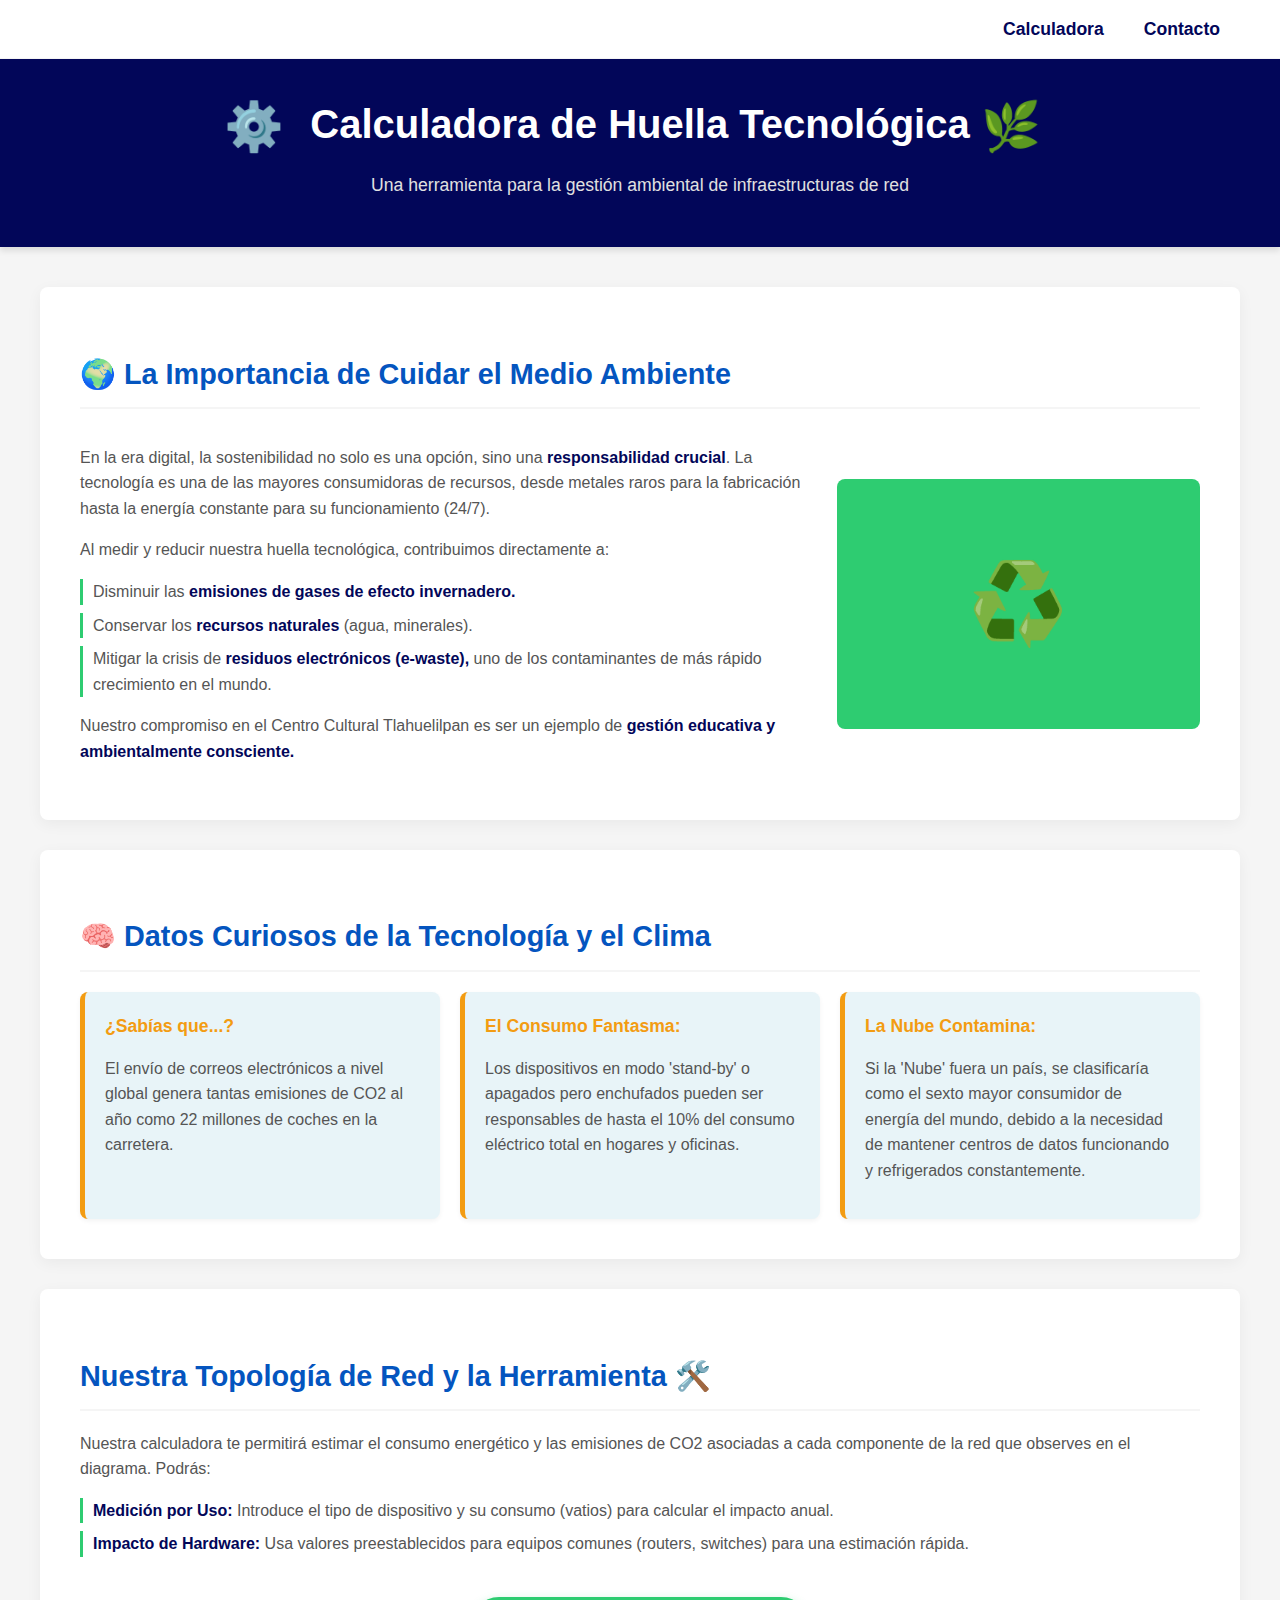
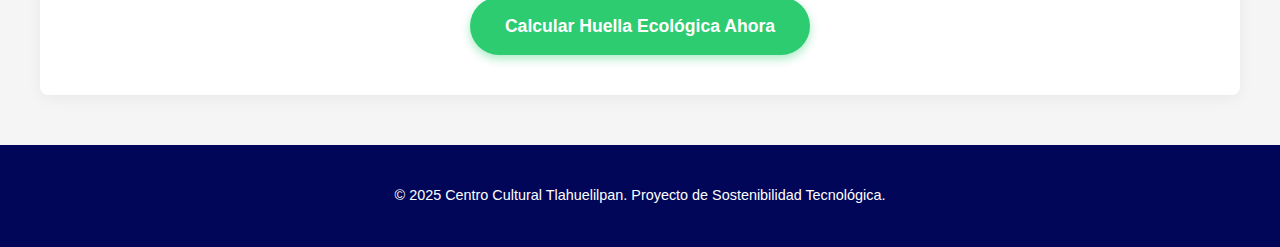
<file: index.html>
<!DOCTYPE html>
<html lang="es">
<head>
    <meta charset="UTF-8">
    <meta name="viewport" content="width=device-width, initial-scale=1.0">
    <title>Huella Tecnológica - Centro Cultural Tlahuelilpan</title>
    
    <!-- Favicon -->
    <link rel="icon" type="image/svg+xml" href="data:image/svg+xml,<svg xmlns='http://www.w3.org/2000/svg' viewBox='0 0 100 100'><text y='.9em' font-size='90'>🌿</text></svg>">
    
    <link rel="stylesheet" href="eco_calculator.css"> 
    <style>
        /* Estilos complementarios para la versión enriquecida */
        
        .main-title-icon {
            font-size: 3rem;
            margin-right: 15px;
            vertical-align: middle;
        }

        /* Contenedor de Sabías Que */
        .did-you-know-grid {
            display: grid;
            grid-template-columns: repeat(auto-fit, minmax(300px, 1fr));
            gap: 20px;
            margin-top: 20px;
        }

        .did-you-know-card {
            background-color: #e8f4f8; /* Fondo suave */
            padding: 20px;
            border-radius: 8px;
            border-left: 5px solid var(--naranja-advertencia);
            box-shadow: 0 2px 5px rgba(0, 0, 0, 0.05);
        }

        .did-you-know-card strong {
            color: var(--naranja-advertencia);
            font-size: 1.1rem;
            display: block;
            margin-bottom: 8px;
        }
        
        /* Estilos para el bloque de Importancia Ambiental */
        .importance-grid {
            display: flex;
            gap: 30px;
            align-items: center;
        }

        .importance-grid .text-content {
            flex: 2;
        }

        .importance-grid .image-placeholder-large {
            flex: 1;
            height: 250px;
            background-color: var(--verde-ecologico); /* Color que sugiere naturaleza */
            border-radius: 8px;
            display: flex;
            align-items: center;
            justify-content: center;
            font-size: 5rem;
            color: var(--blanco);
        }

        @media (max-width: 768px) {
            .importance-grid {
                flex-direction: column;
            }
            .importance-grid .image-placeholder-large {
                width: 100%;
            }
        }
    </style>
</head>
<body class="calculator-body">

    <nav class="calculator-nav">
        <ul class="nav-list">
            <li><a href="calculator.html">Calculadora</a></li>
            <li><a href="contacto.html">Contacto</a></li>
        </ul>
    </nav>
    
    <header class="calculator-header">
        <h1>
            <span class="main-title-icon">⚙️</span>
            Calculadora de Huella Tecnológica
            <span class="main-title-icon">🌿</span>
        </h1>
        <p>Una herramienta para la gestión ambiental de infraestructuras de red</p>
    </header>

    <main class="calculator-container">
        
        <section class="info-section">
            <h2>🌍 La Importancia de Cuidar el Medio Ambiente</h2>
            <div class="importance-grid">
                <div class="text-content">
                    <p>En la era digital, la sostenibilidad no solo es una opción, sino una <strong>responsabilidad crucial</strong>. La tecnología es una de las mayores consumidoras de recursos, desde metales raros para la fabricación hasta la energía constante para su funcionamiento (24/7).</p>
                    <p>Al medir y reducir nuestra huella tecnológica, contribuimos directamente a:</p>
                    <ul>
                        <li>Disminuir las <strong>emisiones de gases de efecto invernadero.</strong></li>
                        <li>Conservar los <strong>recursos naturales</strong> (agua, minerales).</li>
                        <li>Mitigar la crisis de <strong>residuos electrónicos (e-waste),</strong> uno de los contaminantes de más rápido crecimiento en el mundo.</li>
                    </ul>
                    <p>Nuestro compromiso en el Centro Cultural Tlahuelilpan es ser un ejemplo de <strong>gestión educativa y ambientalmente consciente.</strong></p>
                </div>
                <div class="image-placeholder-large">
                    ♻️
                </div>
            </div>
        </section>

        <section class="info-section">
            <h2>🧠 Datos Curiosos de la Tecnología y el Clima</h2>
            <div class="did-you-know-grid">
                
                <div class="did-you-know-card">
                    <strong>¿Sabías que...?</strong>
                    <p>El envío de correos electrónicos a nivel global genera tantas emisiones de CO2 al año como 22 millones de coches en la carretera.</p>
                </div>
                
                <div class="did-you-know-card">
                    <strong>El Consumo Fantasma:</strong>
                    <p>Los dispositivos en modo 'stand-by' o apagados pero enchufados pueden ser responsables de hasta el 10% del consumo eléctrico total en hogares y oficinas.</p>
                </div>
                
                <div class="did-you-know-card">
                    <strong>La Nube Contamina:</strong>
                    <p>Si la 'Nube' fuera un país, se clasificaría como el sexto mayor consumidor de energía del mundo, debido a la necesidad de mantener centros de datos funcionando y refrigerados constantemente.</p>
                </div>
                
            </div>
        </section>

        <section class="info-section">
            <h2>Nuestra Topología de Red y la Herramienta 🛠️</h2>
            <p>Nuestra calculadora te permitirá estimar el consumo energético y las emisiones de CO2 asociadas a cada componente de la red que observes en el diagrama. Podrás:</p>
            <ul>
                <li><strong>Medición por Uso:</strong> Introduce el tipo de dispositivo y su consumo (vatios) para calcular el impacto anual.</li>
                <li><strong>Impacto de Hardware:</strong> Usa valores preestablecidos para equipos comunes (routers, switches) para una estimación rápida.</li>
            </ul>
            
            <div style="text-align: center;">
                <a href="calculator.html" class="btn-calculator">Calcular Huella Ecológica Ahora</a>
            </div>
        </section>

    </main>

    <footer class="calculator-footer">
        <p>&copy; 2025 Centro Cultural Tlahuelilpan. Proyecto de Sostenibilidad Tecnológica.</p>
    </footer>

</body>
</html>
</file>
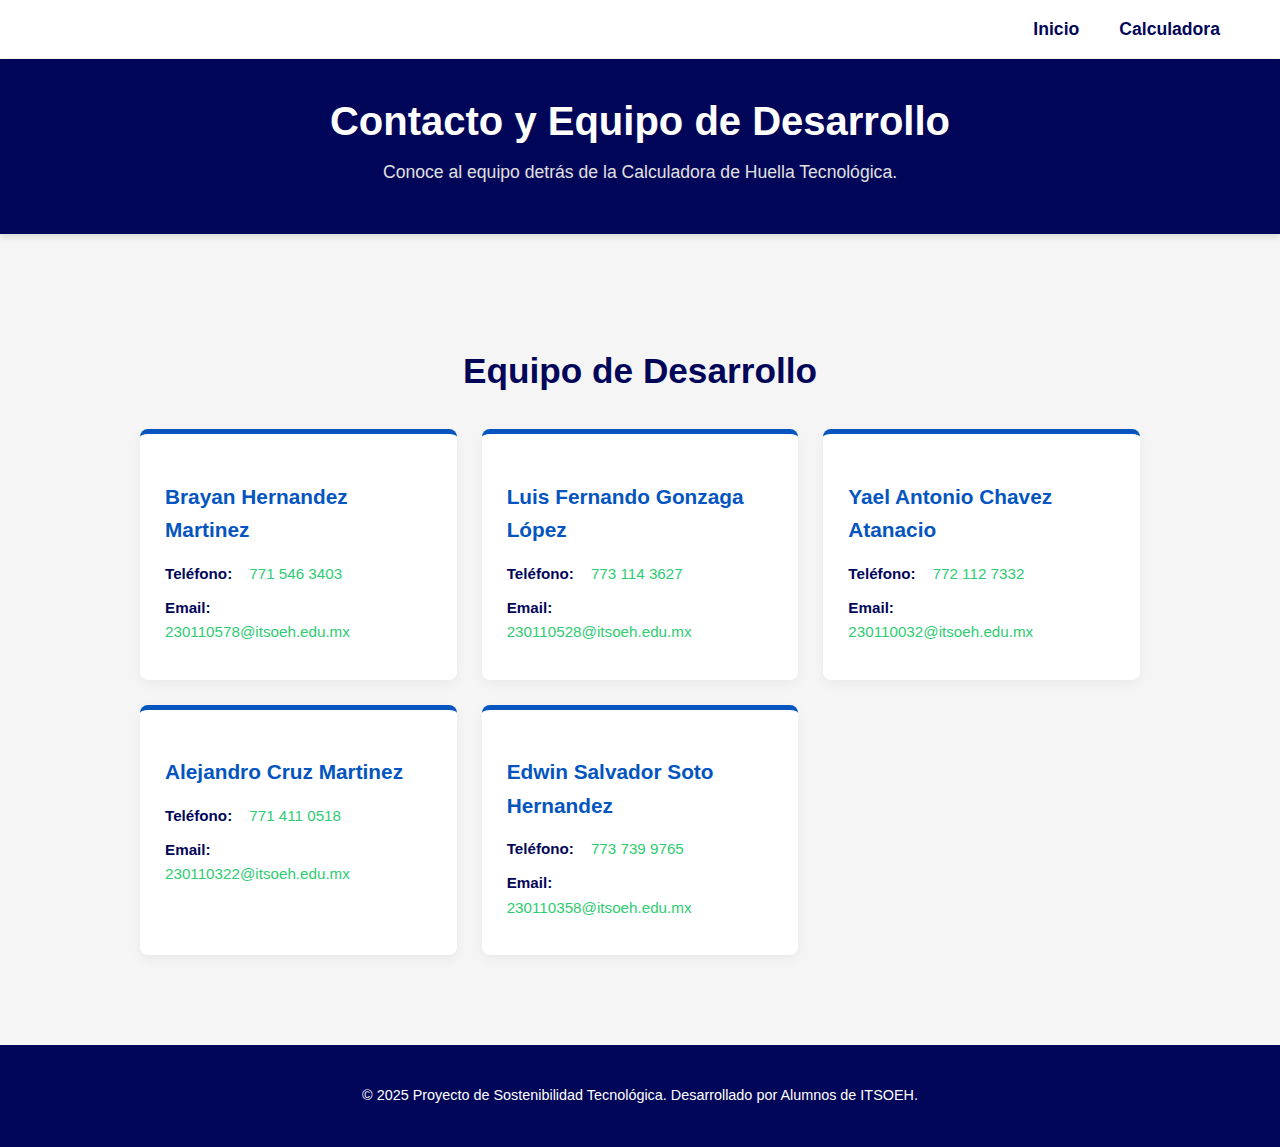
<file: contacto.html>
<!DOCTYPE html>
<html lang="es">
<head>
    <meta charset="UTF-8">
    <meta name="viewport" content="width=device-width, initial-scale=1.0">
    <title>Contacto - Equipo de Desarrollo</title>
    <link rel="stylesheet" href="eco_calculator.css"> 
    <style>
        /* Estilos específicos para la página de Contacto */
        .contact-wrapper {
            padding: 40px 20px;
        }

        .contact-wrapper h2 {
            color: var(--azul-oscuro);
            font-size: 2.2rem;
            text-align: center;
            margin-bottom: 30px;
        }

        .contact-grid {
            display: grid;
            grid-template-columns: repeat(auto-fit, minmax(300px, 1fr));
            gap: 25px;
            max-width: 1000px;
            margin: 0 auto;
        }

        .contact-card {
            background-color: var(--blanco);
            padding: 25px;
            border-radius: 8px;
            box-shadow: 0 4px 12px rgba(0, 0, 0, 0.05);
            border-top: 5px solid var(--azul-principal);
        }

        .contact-card h3 {
            color: var(--azul-principal);
            font-size: 1.3rem;
            margin-bottom: 15px;
        }

        .contact-info div {
            margin-bottom: 10px;
            font-size: 0.95rem;
        }

        .contact-info label {
            font-weight: bold;
            color: var(--azul-oscuro);
            display: inline-block;
            width: 80px;
        }

        .contact-info a {
            color: var(--verde-ecologico);
            text-decoration: none;
            transition: color 0.2s;
        }

        .contact-info a:hover {
            text-decoration: underline;
        }
    </style>
</head>
<body class="calculator-body">

    <nav class="calculator-nav">
        <ul class="nav-list">
            <li><a href="index.html">Inicio</a></li>
            <li><a href="calculator.html">Calculadora</a></li>
            </ul>
    </nav>
    
    <header class="calculator-header">
        <h1>Contacto y Equipo de Desarrollo</h1>
        <p>Conoce al equipo detrás de la Calculadora de Huella Tecnológica.</p>
    </header>

    <main class="calculator-container contact-wrapper">
        
        <h2>Equipo de Desarrollo</h2>

        <div class="contact-grid">
            
            <div class="contact-card">
                <h3>Brayan Hernandez Martinez</h3>
                <div class="contact-info">
                    <div><label>Teléfono:</label> <a href="tel:7715463403">771 546 3403</a></div>
                    <div><label>Email:</label> <a href="mailto:230110578@itsoeh.edu.mx">230110578@itsoeh.edu.mx</a></div>
                </div>
            </div>

            <div class="contact-card">
                <h3>Luis Fernando Gonzaga López</h3>
                <div class="contact-info">
                    <div><label>Teléfono:</label> <a href="tel:7731143627">773 114 3627</a></div>
                    <div><label>Email:</label> <a href="mailto:230110528@itsoeh.edu.mx">230110528@itsoeh.edu.mx</a></div>
                </div>
            </div>

            <div class="contact-card">
                <h3>Yael Antonio Chavez Atanacio</h3>
                <div class="contact-info">
                    <div><label>Teléfono:</label> <a href="tel:7721127332">772 112 7332</a></div>
                    <div><label>Email:</label> <a href="mailto:230110032@itsoeh.edu.mx">230110032@itsoeh.edu.mx</a></div>
                </div>
            </div>

            <div class="contact-card">
                <h3>Alejandro Cruz Martinez</h3>
                <div class="contact-info">
                    <div><label>Teléfono:</label> <a href="tel:7714110518">771 411 0518</a></div>
                    <div><label>Email:</label> <a href="mailto:230110322@itsoeh.edu.mx">230110322@itsoeh.edu.mx</a></div>
                </div>
            </div>

            <div class="contact-card">
                <h3>Edwin Salvador Soto Hernandez</h3>
                <div class="contact-info">
                    <div><label>Teléfono:</label> <a href="tel:7737399765">773 739 9765</a></div>
                    <div><label>Email:</label> <a href="mailto:230110358@itsoeh.edu.mx">230110358@itsoeh.edu.mx</a></div>
                </div>
            </div>

        </div>

    </main>

    <footer class="calculator-footer">
        <p>&copy; 2025 Proyecto de Sostenibilidad Tecnológica. Desarrollado por Alumnos de ITSOEH.</p>
    </footer>

</body>
</html>
</file>
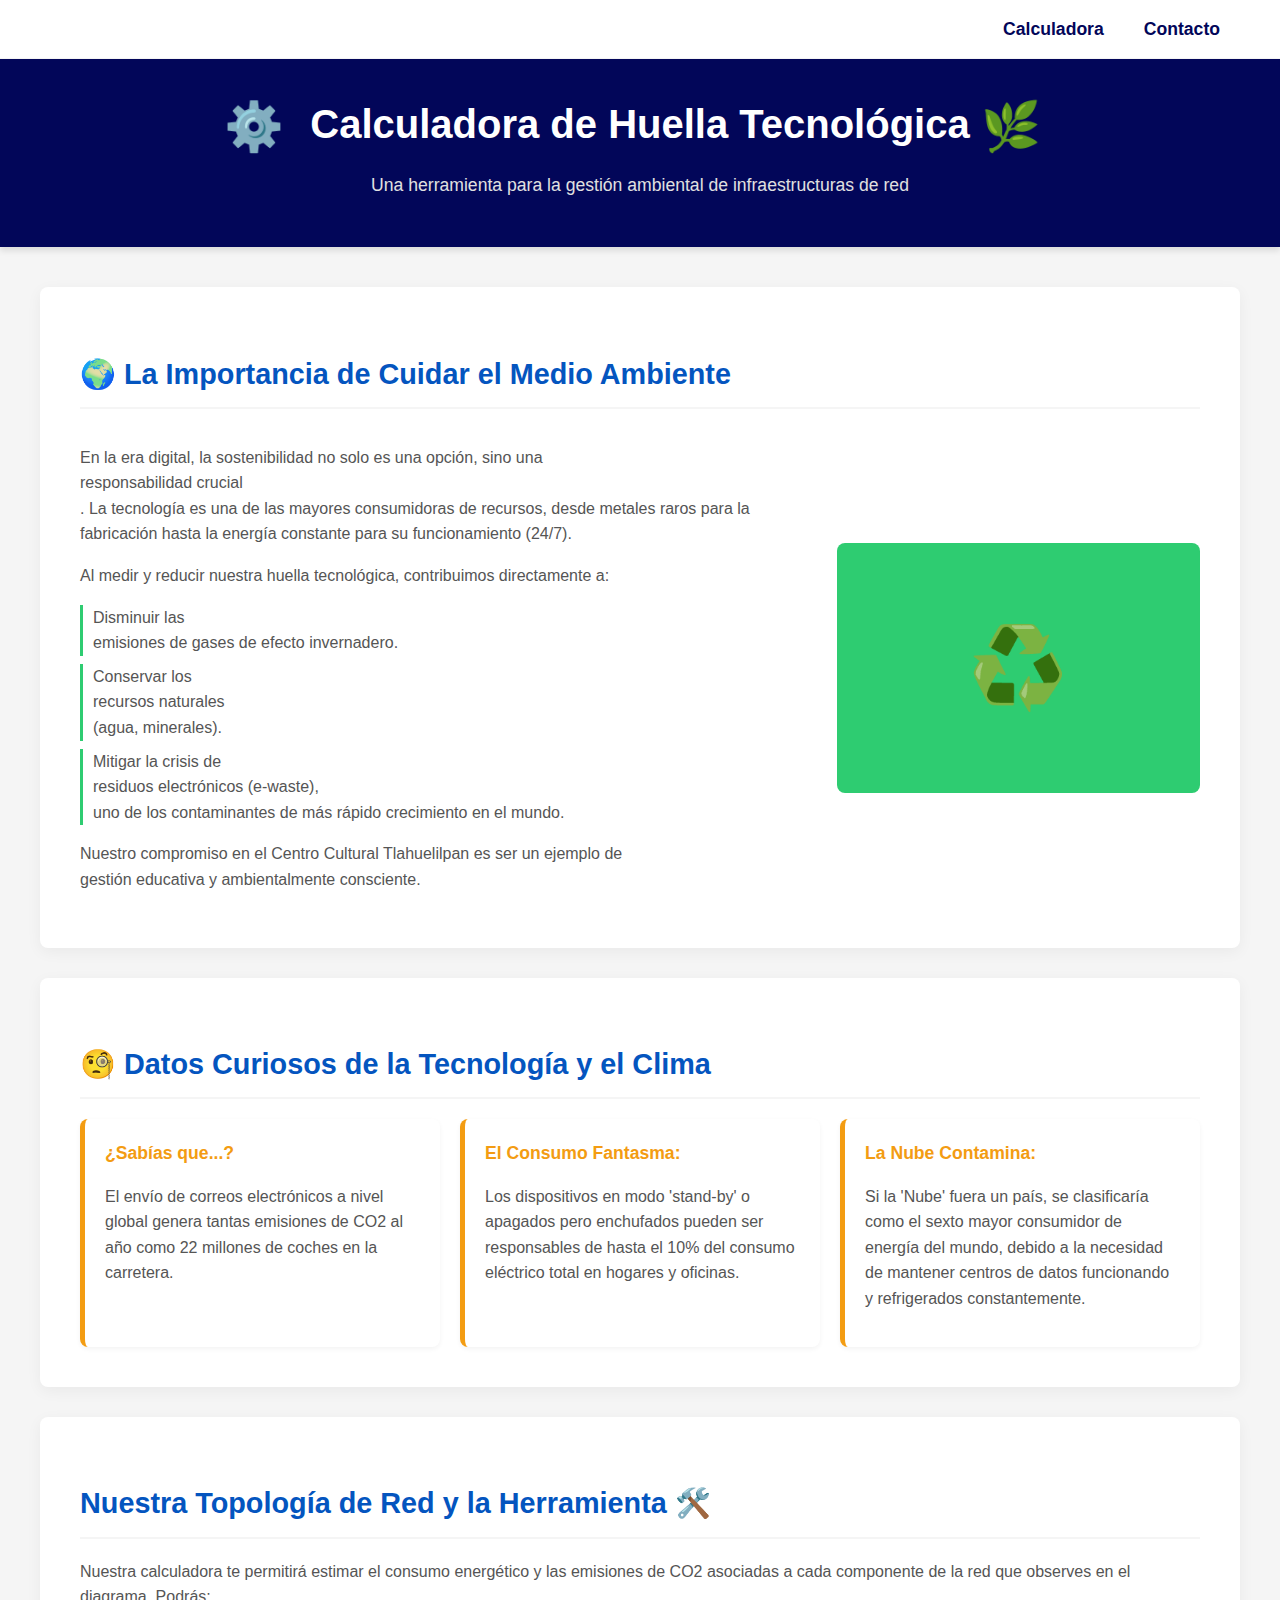
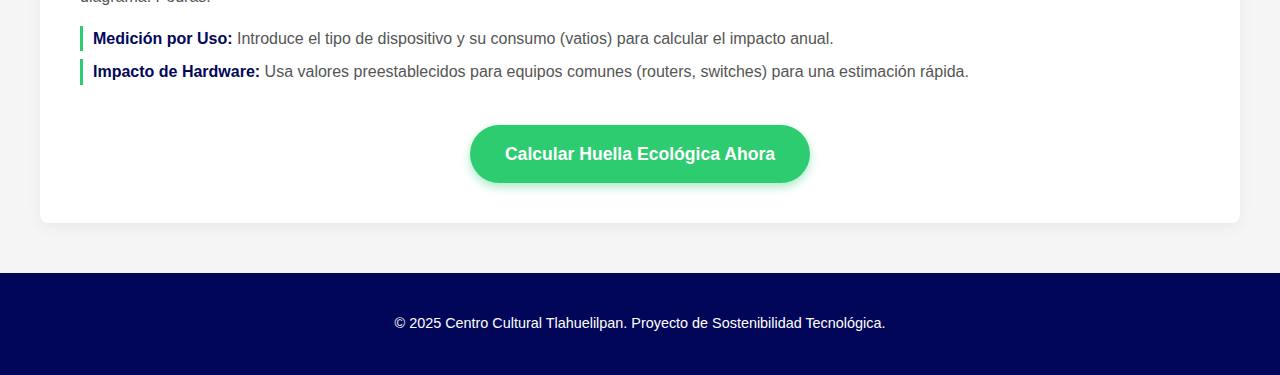
<file: eco_index.html>
<!DOCTYPE html>
<html lang="es">
<head>
    <meta charset="UTF-8">
    <meta name="viewport" content="width=device-width, initial-scale=1.0">
    <title>Huella Tecnológica - Centro Cultural Tlahuelilpan</title>
    
    <link rel="stylesheet" href="eco_calculator.css"> 
    <style>
        /* Estilos complementarios para la versión enriquecida */
        
        .main-title-icon {
            font-size: 3rem;
            margin-right: 15px;
            vertical-align: middle;
        }

        /* Contenedor de Sabías Que */
        .did-you-know-grid {
            display: grid;
            grid-template-columns: repeat(auto-fit, minmax(300px, 1fr));
            gap: 20px;
            margin-top: 20px;
        }

        .did-you-know-card {
            background-color: var(--azul-claro); /* Fondo suave */
            padding: 20px;
            border-radius: 8px;
            border-left: 5px solid var(--naranja-advertencia);
            box-shadow: 0 2px 5px rgba(0, 0, 0, 0.05);
        }

        .did-you-know-card strong {
            color: var(--naranja-advertencia);
            font-size: 1.1rem;
            display: block;
            margin-bottom: 8px;
        }
        
        /* Estilos para el bloque de Importancia Ambiental */
        .importance-grid {
            display: flex;
            gap: 30px;
            align-items: center;
        }

        .importance-grid .text-content {
            flex: 2;
        }

        .importance-grid .image-placeholder-large {
            flex: 1;
            height: 250px;
            background-color: var(--verde-ecologico); /* Color que sugiere naturaleza */
            border-radius: 8px;
            display: flex;
            align-items: center;
            justify-content: center;
            font-size: 5rem;
            color: var(--blanco);
        }

        @media (max-width: 768px) {
            .importance-grid {
                flex-direction: column;
            }
            .importance-grid .image-placeholder-large {
                width: 100%;
            }
        }
    </style>
</head>
<body class="calculator-body">

    <nav class="calculator-nav">
        <ul class="nav-list">
            <li><a href="calculator.html">Calculadora</a></li>
            <li><a href="contacto.html">Contacto</a></li>
        </ul>
    </nav>
    
    <header class="calculator-header">
        <h1>
            <span class="main-title-icon">⚙️</span>
            Calculadora de Huella Tecnológica
            <span class="main-title-icon">🌿</span>
        </h1>
        <p>Una herramienta para la gestión ambiental de infraestructuras de red</p>
    </header>

    <main class="calculator-container">
        
        <section class="info-section">
            <h2>🌍 La Importancia de Cuidar el Medio Ambiente</h2>
            <div class="importance-grid">
                <div class="text-content">
                    <p>En la era digital, la sostenibilidad no solo es una opción, sino una <br>responsabilidad crucial</br>. La tecnología es una de las mayores consumidoras de recursos, desde metales raros para la fabricación hasta la energía constante para su funcionamiento (24/7).</p>
                    <p>Al medir y reducir nuestra huella tecnológica, contribuimos directamente a:</p>
                    <ul>
                        <li>Disminuir las<br>emisiones de gases de efecto invernadero.</br></li>
                        <li>Conservar los <br>recursos naturales</br>(agua, minerales).</li>
                        <li>Mitigar la crisis de <br>residuos electrónicos (e-waste),</br> uno de los contaminantes de más rápido crecimiento en el mundo.</li>
                    </ul>
                    <p>Nuestro compromiso en el Centro Cultural Tlahuelilpan es ser un ejemplo de <br>gestión educativa y ambientalmente consciente.</br></p>
                </div>
                <div class="image-placeholder-large">
                    ♻️
                </div>
            </div>
        </section>

        <section class="info-section">
            <h2>🧐 Datos Curiosos de la Tecnología y el Clima</h2>
            <div class="did-you-know-grid">
                
                <div class="did-you-know-card">
                    <strong>¿Sabías que...?</strong>
                    <p>El envío de correos electrónicos a nivel global genera tantas emisiones de CO2 al año como 22 millones de coches en la carretera.</p>
                </div>
                
                <div class="did-you-know-card">
                    <strong>El Consumo Fantasma:</strong>
                    <p>Los dispositivos en modo 'stand-by' o apagados pero enchufados pueden ser responsables de hasta el 10% del consumo eléctrico total en hogares y oficinas.</p>
                </div>
                
                <div class="did-you-know-card">
                    <strong>La Nube Contamina:</strong>
                    <p>Si la 'Nube' fuera un país, se clasificaría como el sexto mayor consumidor de energía del mundo, debido a la necesidad de mantener centros de datos funcionando y refrigerados constantemente.</p>
                </div>
                
            </div>
        </section>

        <section class="info-section">
            <h2>Nuestra Topología de Red y la Herramienta 🛠️</h2>
            <p>Nuestra calculadora te permitirá estimar el consumo energético y las emisiones de CO2 asociadas a cada componente de la red que observes en el diagrama. Podrás:</p>
            <ul>
                <li><strong>Medición por Uso:</strong> Introduce el tipo de dispositivo y su consumo (vatios) para calcular el impacto anual.</li>
                <li><strong>Impacto de Hardware:</strong> Usa valores preestablecidos para equipos comunes (routers, switches) para una estimación rápida.</li>
            </ul>
            
            <div style="text-align: center;">
                <a href="calculator.html" class="btn-calculator">Calcular Huella Ecológica Ahora</a>
            </div>
        </section>

    </main>

    <footer class="calculator-footer">
        <p>&copy; 2025 Centro Cultural Tlahuelilpan. Proyecto de Sostenibilidad Tecnológica.</p>
    </footer>

</body>
</html>
</file>
<file: eco_calculator.css>
/* ======================================= */
/* 0.0 PALETA DE COLORES (Topología de Red)*/
/* ======================================= */
:root {
    /* Base de la paleta azul-oscura (similar a la original del proyecto) */
    --azul-principal: #0455BF;      /* Azul vibrante/dominante para títulos y botones */
    --azul-oscuro: #020659;         /* Azul marino, para texto principal y fondos pesados */
    --azul-secundario: #03178C;     /* Azul intermedio, para hover y degradados */
    --blanco: #FFFFFF;              /* Fondo de tarjetas y texto claro */
    --gris-claro: #F5F5F5;          /* Fondo de la página */
    
    /* Colores funcionales específicos para ecología y datos */
    --verde-ecologico: #2ecc71;     /* Verde para acciones y resultados positivos (calculadora) */
    --rojo-alerta: #e74c3c;         /* Rojo para errores o advertencias (reutilizado) */
    --naranja-advertencia: #f39c12; /* Naranja para énfasis o notas */
    --gris-texto: #555555;          /* Gris para texto de soporte */
}

/* ======================================= */
/* 1.0 ESTILOS GENERALES Y LAYOUT          */
/* ======================================= */
body.calculator-body {
    font-family: 'Arial', sans-serif;
    background-color: var(--gris-claro);
    color: var(--azul-oscuro);
    line-height: 1.6;
    margin: 0;
    padding: 0;
}

.calculator-container {
    max-width: 1200px;
    margin: 40px auto;
    padding: 0 20px;
}

/* Encabezado Principal */
.calculator-header {
    background-color: var(--azul-oscuro);
    color: var(--blanco);
    padding: 30px 0;
    text-align: center;
    box-shadow: 0 4px 6px rgba(0, 0, 0, 0.1);
}

.calculator-header h1 {
    margin: 0;
    font-size: 2.5rem;
    font-weight: 700;
}

.calculator-header p {
    font-size: 1.1rem;
    margin-top: 5px;
    color: #e0e0e0;
}

/* Navegación (actualizada con texto más grande) */
.calculator-nav {
    background-color: var(--blanco);
    border-bottom: 1px solid var(--gris-claro);
    box-shadow: 0 1px 3px rgba(0, 0, 0, 0.05);
}

.calculator-nav .nav-list {
    display: flex;
    justify-content: flex-end;
    list-style: none;
    padding: 15px 0;
    margin: 0 auto;
    max-width: 1200px;
    padding: 15px 20px;
}

.calculator-nav .nav-list a {
    color: var(--azul-oscuro);
    text-decoration: none;
    padding: 12px 20px;
    font-weight: 700;
    font-size: 1.1rem; /* Aumentado de 1rem */
    transition: color 0.2s, background-color 0.2s;
    border-radius: 5px;
}

.calculator-nav .nav-list a:hover {
    color: var(--azul-principal);
    background-color: var(--gris-claro);
}

/* ======================================= */
/* 2.0 ESTILOS DE COMPONENTES (index)      */
/* ======================================= */

.info-section {
    background-color: var(--blanco);
    padding: 40px;
    margin-bottom: 30px;
    border-radius: 8px;
    box-shadow: 0 4px 15px rgba(0, 0, 0, 0.05);
}

.info-section h2 {
    color: var(--azul-principal);
    font-size: 1.8rem;
    margin-bottom: 20px;
    border-bottom: 2px solid var(--gris-claro);
    padding-bottom: 10px;
}

.info-section p {
    font-size: 1rem;
    color: var(--gris-texto);
    margin-bottom: 15px;
}

.info-section ul {
    list-style-type: none;
    padding-left: 0;
    color: var(--gris-texto);
    margin-bottom: 15px;
}

.info-section li {
    margin-bottom: 8px;
    border-left: 3px solid var(--verde-ecologico);
    padding-left: 10px;
}

.info-section strong {
    color: var(--azul-oscuro);
}

/* Sección de la topología (diagrama) */
.topology-section {
    text-align: center;
    margin-top: 30px;
}

.topology-section img {
    max-width: 100%;
    height: auto;
    border: 1px solid var(--gris-claro);
    border-radius: 8px;
    margin-top: 20px;
}

/* Botón de acción principal */
.btn-calculator {
    display: inline-block;
    background-color: var(--verde-ecologico);
    color: var(--blanco);
    padding: 15px 35px;
    border-radius: 50px; /* Estilo de pastilla */
    text-decoration: none;
    font-size: 1.1rem;
    font-weight: bold;
    margin-top: 25px;
    box-shadow: 0 4px 10px rgba(46, 204, 113, 0.4);
    transition: background-color 0.3s ease, transform 0.2s;
}

.btn-calculator:hover {
    background-color: #27ae60;
    transform: translateY(-2px);
}

/* Footer */
.calculator-footer {
    background-color: var(--azul-oscuro);
    color: var(--blanco);
    text-align: center;
    padding: 25px 0;
    margin-top: 50px;
    font-size: 0.9rem;
}

/* ======================================= */
/* 3.0 ESTILOS RESPONSIVE                  */
/* ======================================= */

@media (max-width: 768px) {
    .calculator-header h1 {
        font-size: 2rem;
    }
    .info-section {
        padding: 20px;
    }
    .info-section h2 {
        font-size: 1.5rem;
    }
    .calculator-nav .nav-list {
        justify-content: center;
    }
    .calculator-nav .nav-list a {
        padding: 10px 15px;
        font-size: 1rem;
    }
}

/* ======================================= */
/* 4.0 ESTILOS DE RESULTADOS VISUALES      */
/* ======================================= */

.visual-results-section {
    background-color: var(--gris-claro);
    padding: 40px 0;
    border-top: 5px solid var(--verde-ecologico);
}

.visual-results-section h3 {
    color: var(--azul-oscuro);
    font-size: 1.5rem;
    margin-bottom: 25px;
    text-align: center;
}

.results-grid {
    display: flex;
    justify-content: center;
    gap: 30px;
    margin-bottom: 30px;
    flex-wrap: wrap;
}

.result-box {
    background-color: var(--blanco);
    padding: 20px 30px;
    border-radius: 8px;
    box-shadow: 0 2px 10px rgba(0, 0, 0, 0.1);
    text-align: center;
    min-width: 250px;
}

.result-box h4 {
    color: var(--gris-texto);
    font-size: 1rem;
    margin-bottom: 5px;
}

.result-value {
    font-size: 2.5rem;
    font-weight: bold;
    color: var(--verde-ecologico);
}

.result-box.total-co2 .result-value {
    color: var(--naranja-advertencia); /* Distinguir CO2 */
}

.graph-placeholder {
    text-align: center;
    margin-top: 40px;
}

.graph-placeholder p {
    color: var(--gris-texto);
    font-style: italic;
    margin-bottom: 20px;
}

.graph-simulated {
    background-color: var(--blanco);
    border: 2px dashed var(--azul-secundario);
    padding: 100px 20px;
    min-height: 250px;
    border-radius: 8px;
    color: var(--azul-oscuro);
    font-weight: bold;
    display: flex;
    align-items: center;
    justify-content: center;
}

/* Responsive adjustment */
@media (max-width: 600px) {
    .results-grid {
        flex-direction: column;
        gap: 20px;
    }
}
</file>
